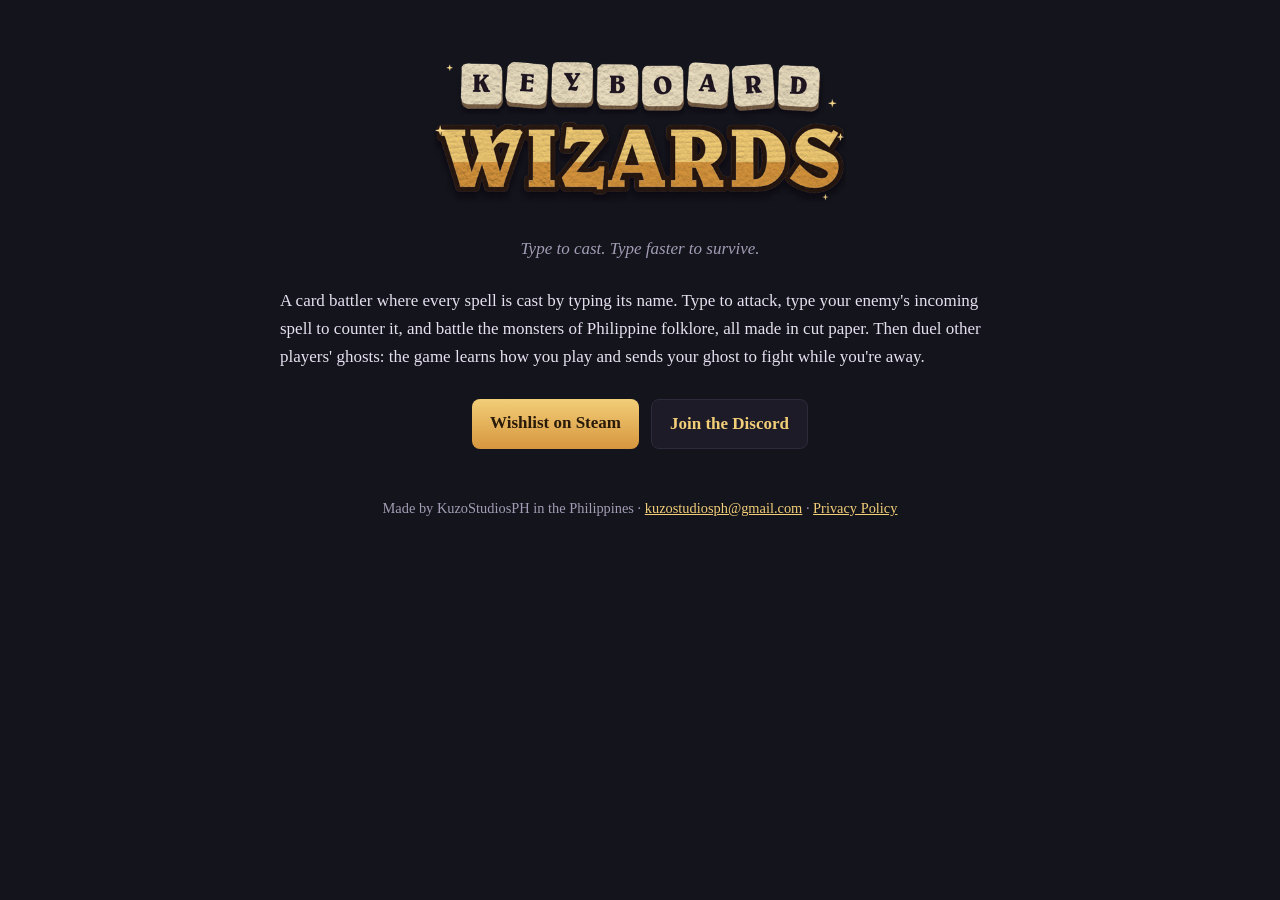
<file: index.html>
<!doctype html>
<html lang="en">
<head>
  <meta charset="utf-8">
  <meta name="viewport" content="width=device-width, initial-scale=1">
  <title>KuzoStudiosPH · Keyboard Wizards</title>
  <meta name="description" content="Keyboard Wizards: a cut-paper card battler where you cast spells by typing them, against the monsters of Philippine folklore.">
  <link rel="stylesheet" href="assets/style.css">
</head>
<body>
<main>
  <img class="logo" src="assets/logo.png" alt="Keyboard Wizards">
  <p class="tagline">Type to cast. Type faster to survive.</p>

  <p>A card battler where every spell is cast by typing its name. Type to attack, type your enemy's
    incoming spell to counter it, and battle the monsters of Philippine folklore, all made in cut paper.
    Then duel other players' ghosts: the game learns how you play and sends your ghost to fight while you're away.</p>

  <div class="links">
    <a class="button" href="https://store.steampowered.com/app/3338850/Keyboard_Wizards/">Wishlist on Steam</a>
    <a class="button quiet" href="https://discord.gg/6WR76vTrqr">Join the Discord</a>
  </div>

  <footer>
    Made by KuzoStudiosPH in the Philippines ·
    <a href="mailto:kuzostudiosph@gmail.com">kuzostudiosph@gmail.com</a> ·
    <a href="privacy/">Privacy Policy</a>
  </footer>
</main>
</body>
</html>
</file>
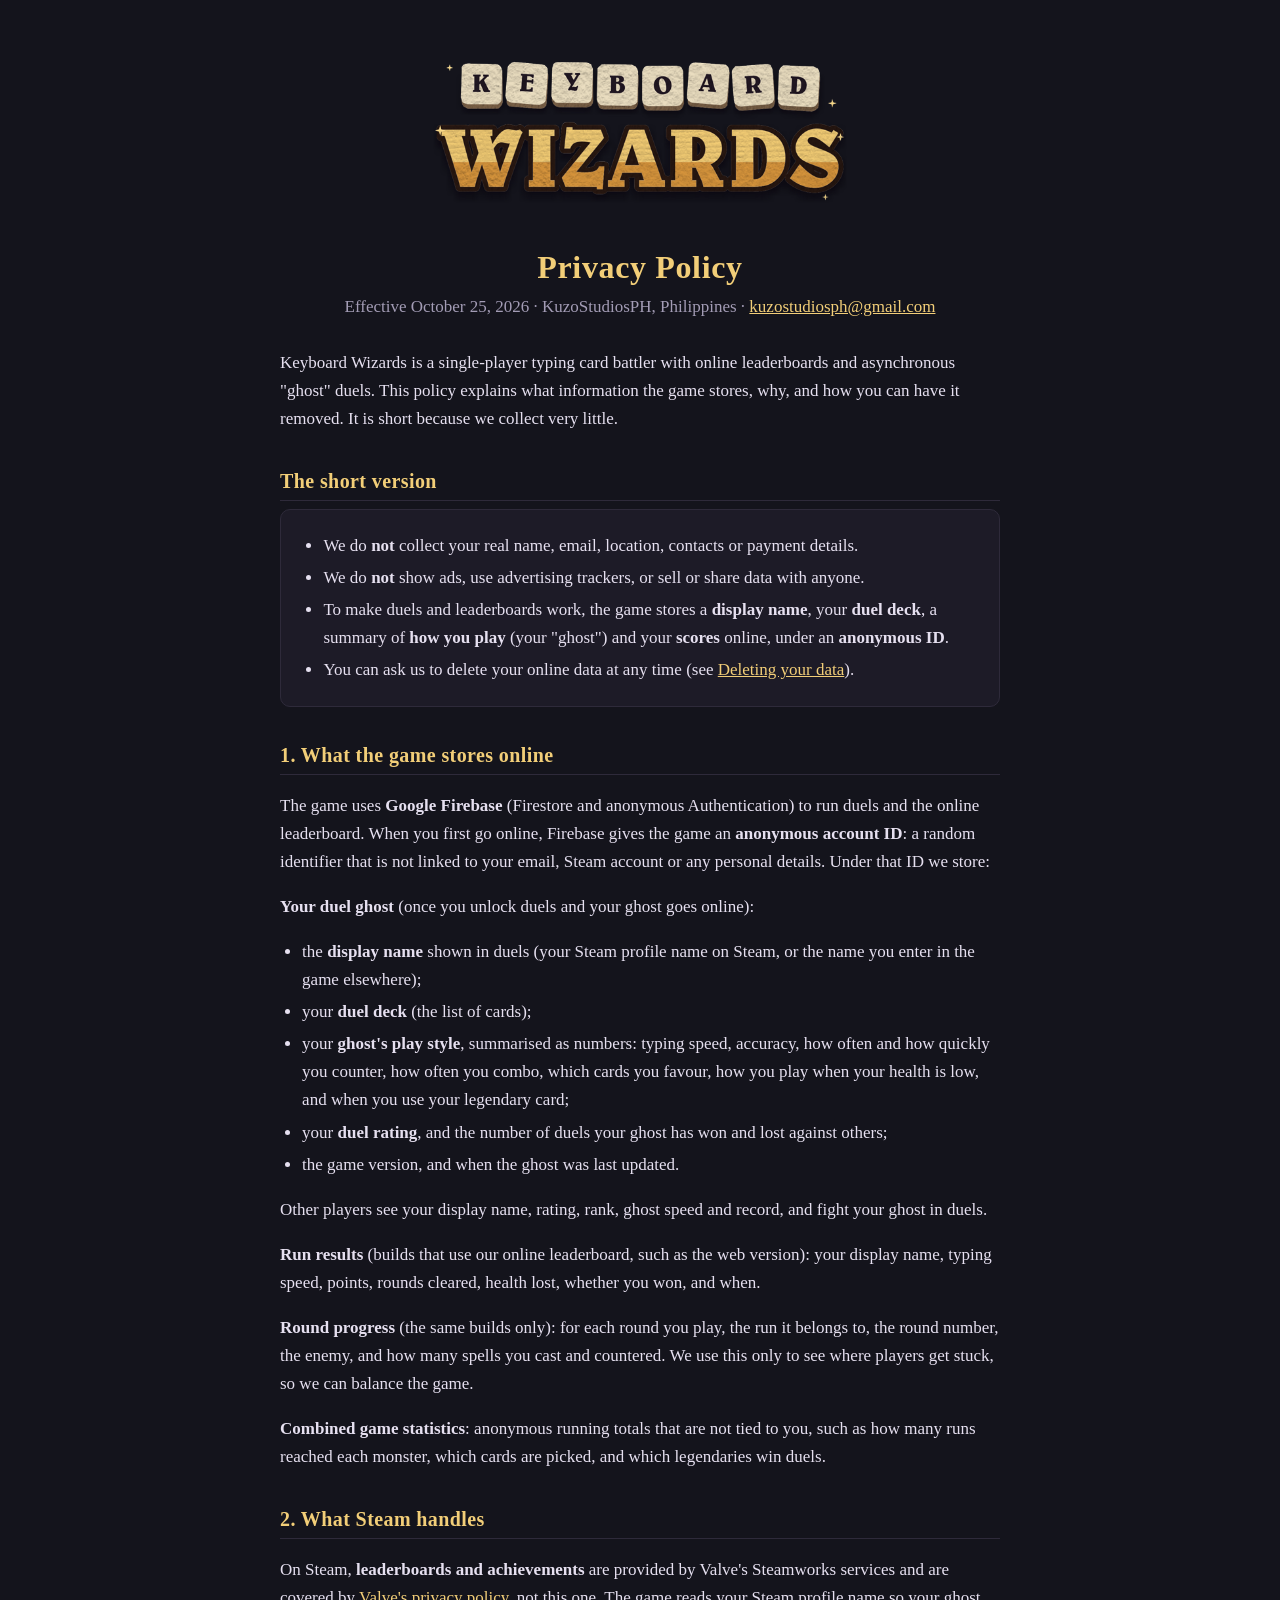
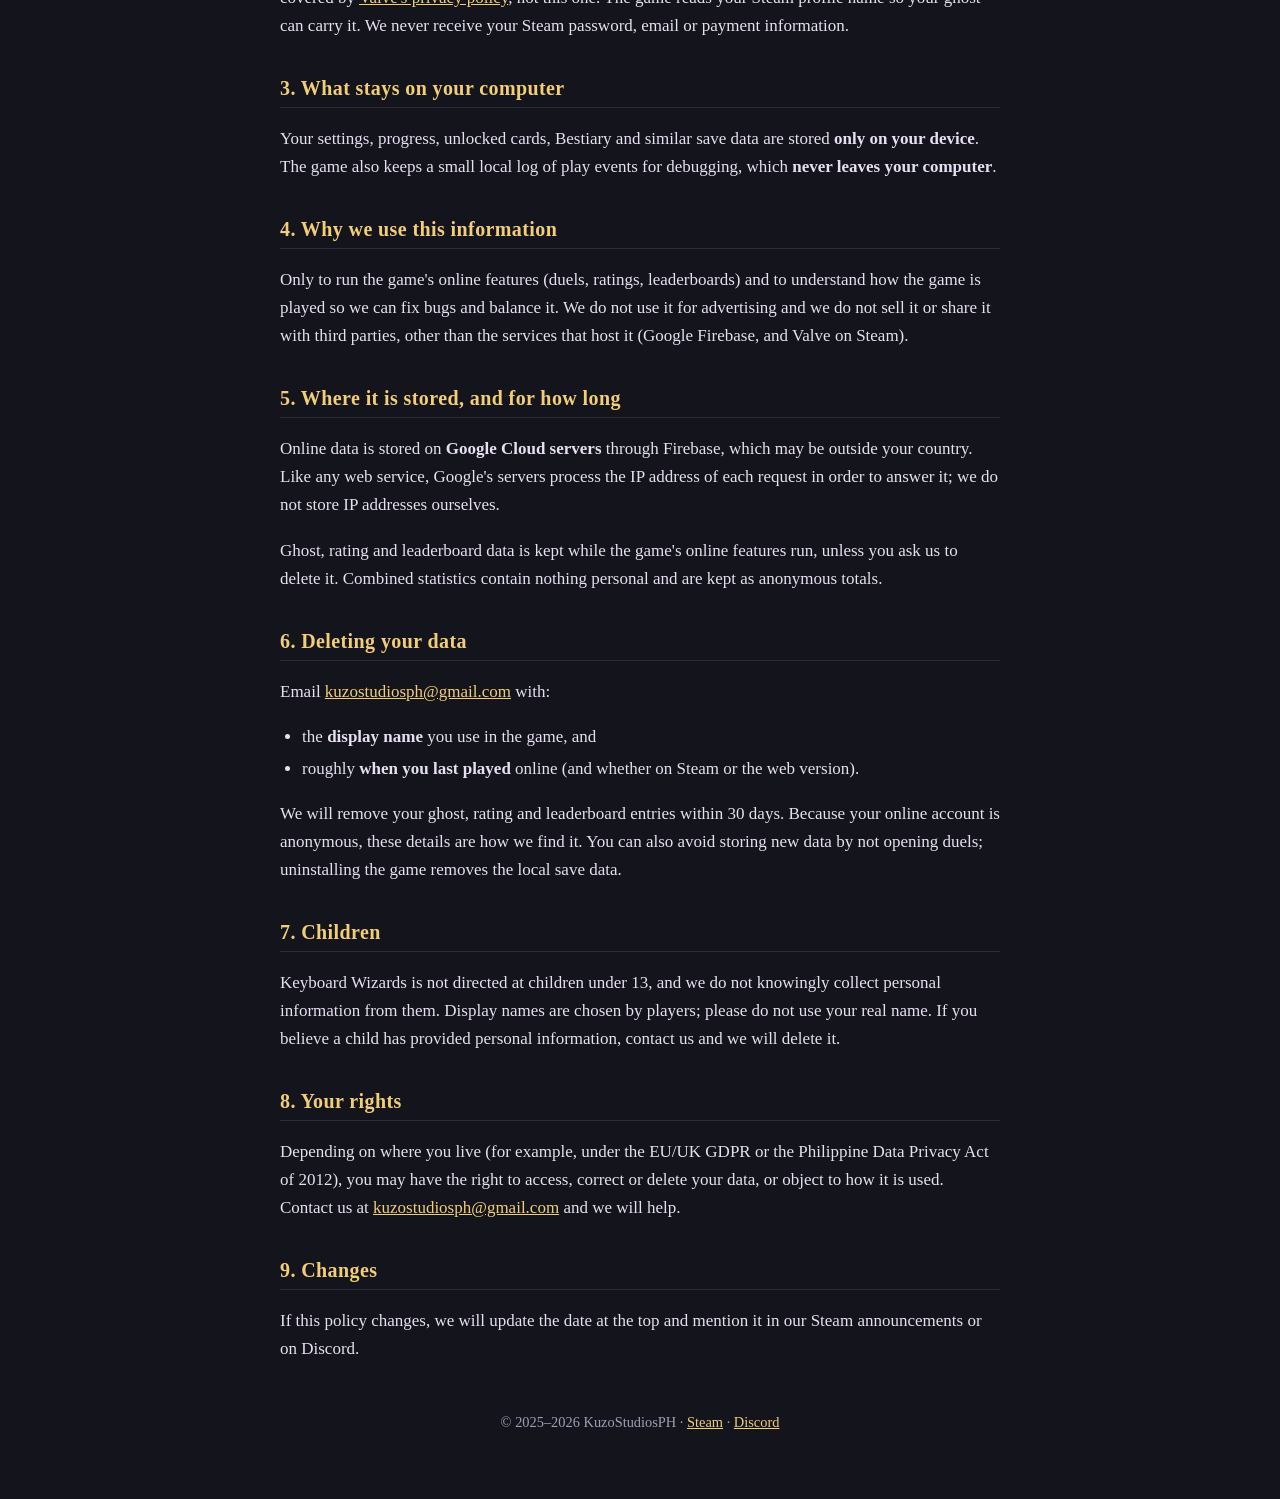
<file: privacy/index.html>
<!doctype html>
<html lang="en">
<head>
  <meta charset="utf-8">
  <meta name="viewport" content="width=device-width, initial-scale=1">
  <title>Privacy Policy · Keyboard Wizards</title>
  <meta name="description" content="What Keyboard Wizards stores, why, and how to have it removed.">
  <link rel="stylesheet" href="../assets/style.css">
</head>
<body>
<main>
  <a href="../"><img class="logo" src="../assets/logo.png" alt="Keyboard Wizards"></a>
  <h1>Privacy Policy</h1>
  <p class="meta">Effective October 25, 2026 · KuzoStudiosPH, Philippines ·
    <a href="mailto:kuzostudiosph@gmail.com">kuzostudiosph@gmail.com</a></p>

  <p>Keyboard Wizards is a single-player typing card battler with online leaderboards and
    asynchronous "ghost" duels. This policy explains what information the game stores, why,
    and how you can have it removed. It is short because we collect very little.</p>

  <h2>The short version</h2>
  <div class="card">
    <ul>
      <li>We do <strong>not</strong> collect your real name, email, location, contacts or payment details.</li>
      <li>We do <strong>not</strong> show ads, use advertising trackers, or sell or share data with anyone.</li>
      <li>To make duels and leaderboards work, the game stores a <strong>display name</strong>, your
        <strong>duel deck</strong>, a summary of <strong>how you play</strong> (your "ghost") and your
        <strong>scores</strong> online, under an <strong>anonymous ID</strong>.</li>
      <li>You can ask us to delete your online data at any time (see <a href="#deleting">Deleting your data</a>).</li>
    </ul>
  </div>

  <h2>1. What the game stores online</h2>
  <p>The game uses <strong>Google Firebase</strong> (Firestore and anonymous Authentication) to run
    duels and the online leaderboard. When you first go online, Firebase gives the game an
    <strong>anonymous account ID</strong>: a random identifier that is not linked to your email,
    Steam account or any personal details. Under that ID we store:</p>

  <p><strong>Your duel ghost</strong> (once you unlock duels and your ghost goes online):</p>
  <ul>
    <li>the <strong>display name</strong> shown in duels (your Steam profile name on Steam, or the name you enter in the game elsewhere);</li>
    <li>your <strong>duel deck</strong> (the list of cards);</li>
    <li>your <strong>ghost's play style</strong>, summarised as numbers: typing speed, accuracy, how often and how quickly
      you counter, how often you combo, which cards you favour, how you play when your health is low, and when you use your legendary card;</li>
    <li>your <strong>duel rating</strong>, and the number of duels your ghost has won and lost against others;</li>
    <li>the game version, and when the ghost was last updated.</li>
  </ul>
  <p>Other players see your display name, rating, rank, ghost speed and record, and fight your ghost in duels.</p>

  <p><strong>Run results</strong> (builds that use our online leaderboard, such as the web version): your display
    name, typing speed, points, rounds cleared, health lost, whether you won, and when.</p>

  <p><strong>Round progress</strong> (the same builds only): for each round you play, the run it belongs to, the round
    number, the enemy, and how many spells you cast and countered. We use this only to see where players get
    stuck, so we can balance the game.</p>

  <p><strong>Combined game statistics</strong>: anonymous running totals that are not tied to you, such as how many runs
    reached each monster, which cards are picked, and which legendaries win duels.</p>

  <h2>2. What Steam handles</h2>
  <p>On Steam, <strong>leaderboards and achievements</strong> are provided by Valve's Steamworks services and are covered by
    <a href="https://store.steampowered.com/privacy_agreement/">Valve's privacy policy</a>, not this one. The game reads
    your Steam profile name so your ghost can carry it. We never receive your Steam password, email or payment information.</p>

  <h2>3. What stays on your computer</h2>
  <p>Your settings, progress, unlocked cards, Bestiary and similar save data are stored <strong>only on your device</strong>.
    The game also keeps a small local log of play events for debugging, which <strong>never leaves your computer</strong>.</p>

  <h2>4. Why we use this information</h2>
  <p>Only to run the game's online features (duels, ratings, leaderboards) and to understand how the game is played so we
    can fix bugs and balance it. We do not use it for advertising and we do not sell it or share it with third parties,
    other than the services that host it (Google Firebase, and Valve on Steam).</p>

  <h2>5. Where it is stored, and for how long</h2>
  <p>Online data is stored on <strong>Google Cloud servers</strong> through Firebase, which may be outside your country. Like
    any web service, Google's servers process the IP address of each request in order to answer it; we do not store IP
    addresses ourselves.</p>
  <p>Ghost, rating and leaderboard data is kept while the game's online features run, unless you ask us to delete it.
    Combined statistics contain nothing personal and are kept as anonymous totals.</p>

  <h2 id="deleting">6. Deleting your data</h2>
  <p>Email <a href="mailto:kuzostudiosph@gmail.com?subject=Keyboard%20Wizards%20data%20deletion">kuzostudiosph@gmail.com</a> with:</p>
  <ul>
    <li>the <strong>display name</strong> you use in the game, and</li>
    <li>roughly <strong>when you last played</strong> online (and whether on Steam or the web version).</li>
  </ul>
  <p>We will remove your ghost, rating and leaderboard entries within 30 days. Because your online account is anonymous,
    these details are how we find it. You can also avoid storing new data by not opening duels; uninstalling the game
    removes the local save data.</p>

  <h2>7. Children</h2>
  <p>Keyboard Wizards is not directed at children under 13, and we do not knowingly collect personal information from them.
    Display names are chosen by players; please do not use your real name. If you believe a child has provided personal
    information, contact us and we will delete it.</p>

  <h2>8. Your rights</h2>
  <p>Depending on where you live (for example, under the EU/UK GDPR or the Philippine Data Privacy Act of 2012), you may have
    the right to access, correct or delete your data, or object to how it is used. Contact us at
    <a href="mailto:kuzostudiosph@gmail.com">kuzostudiosph@gmail.com</a> and we will help.</p>

  <h2>9. Changes</h2>
  <p>If this policy changes, we will update the date at the top and mention it in our Steam announcements or on Discord.</p>

  <footer>
    © 2025–2026 KuzoStudiosPH ·
    <a href="https://store.steampowered.com/app/3338850/Keyboard_Wizards/">Steam</a> ·
    <a href="https://discord.gg/6WR76vTrqr">Discord</a>
  </footer>
</main>
</body>
</html>
</file>
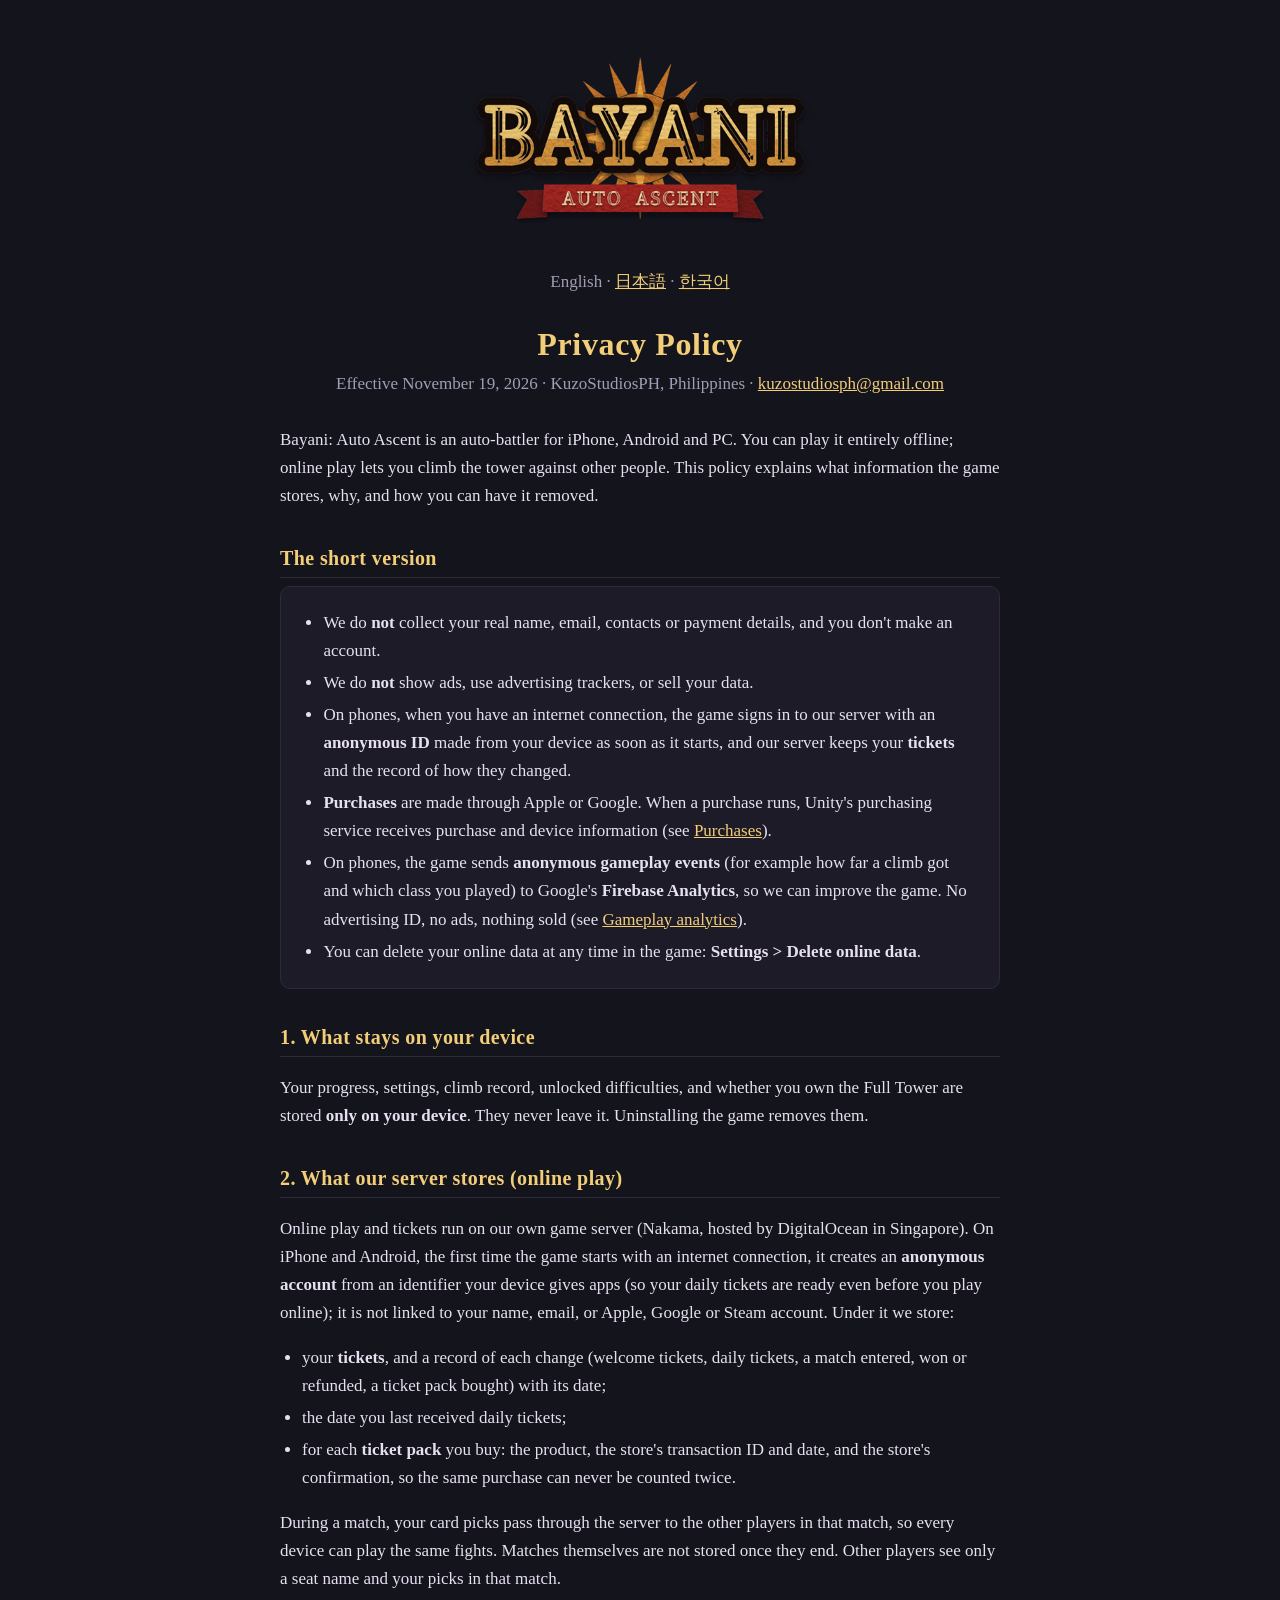
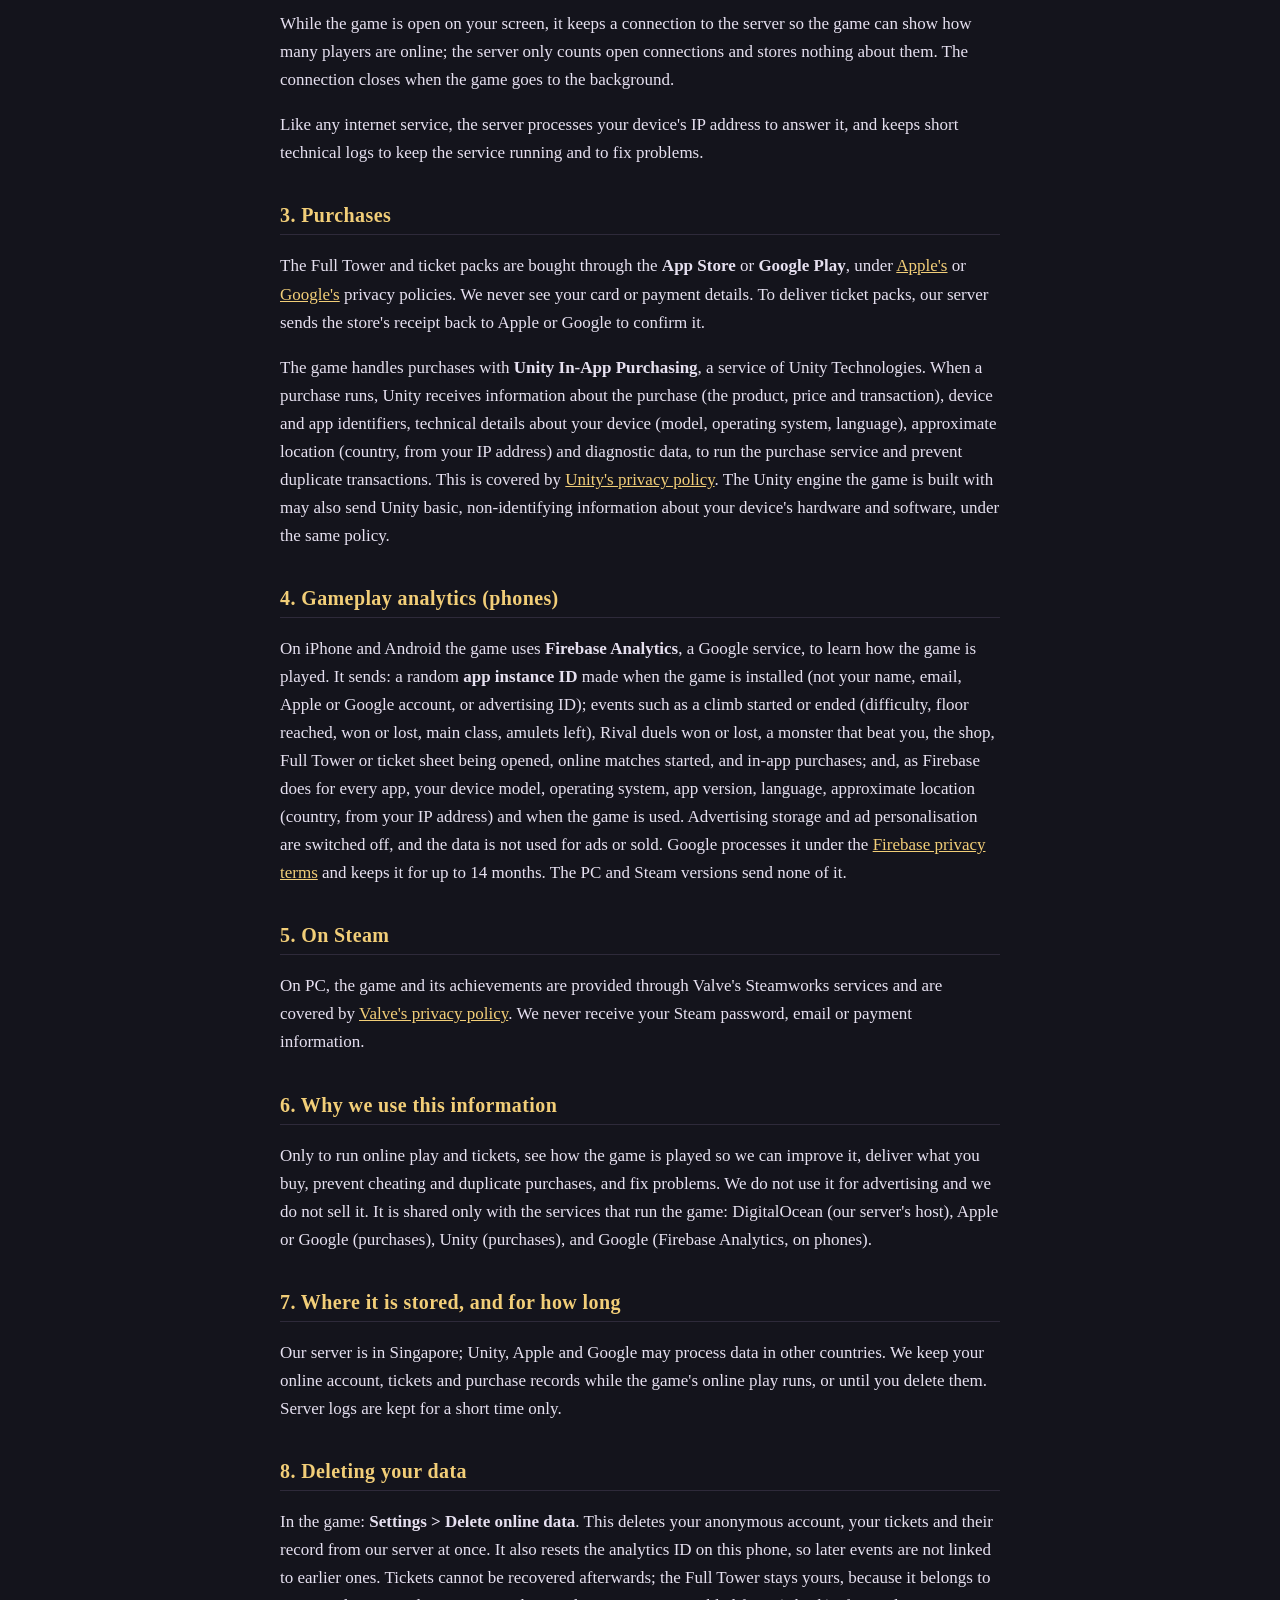
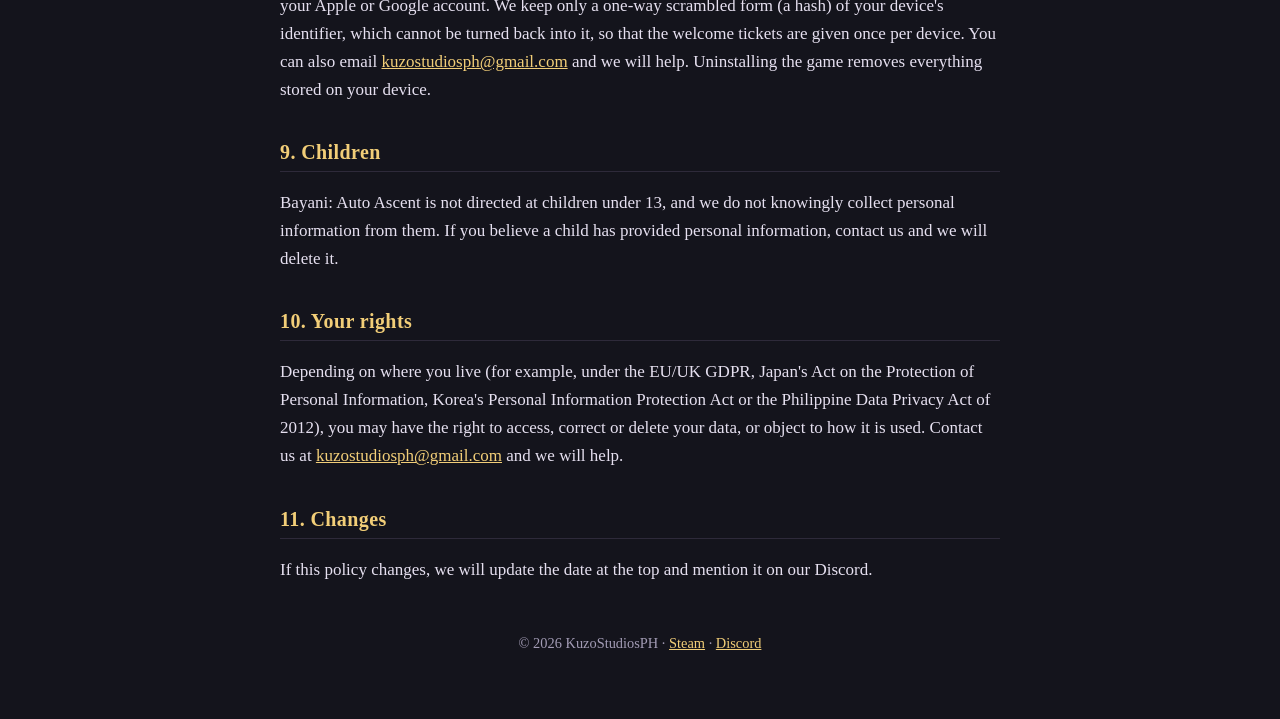
<file: bayani/privacy/index.html>
<!doctype html>
<html lang="en">
<head>
  <meta charset="utf-8">
  <meta name="viewport" content="width=device-width, initial-scale=1">
  <title>Privacy Policy · Bayani: Auto Ascent</title>
  <meta name="description" content="What Bayani: Auto Ascent stores, why, and how to have it removed.">
  <link rel="alternate" hreflang="ja" href="https://kuzostudiosph.github.io/bayani/privacy/ja/">
  <link rel="alternate" hreflang="ko" href="https://kuzostudiosph.github.io/bayani/privacy/ko/">
  <link rel="stylesheet" href="../../assets/style.css">
</head>
<body>
<main>
  <img class="logo" src="../../assets/bayani-logo.png" alt="Bayani: Auto Ascent">
  <p class="meta">English · <a href="ja/">日本語</a> · <a href="ko/">한국어</a></p>
  <h1>Privacy Policy</h1>
  <p class="meta">Effective November 19, 2026 · KuzoStudiosPH, Philippines ·
    <a href="mailto:kuzostudiosph@gmail.com">kuzostudiosph@gmail.com</a></p>

  <p>Bayani: Auto Ascent is an auto-battler for iPhone, Android and PC. You can play it entirely offline; online play
    lets you climb the tower against other people. This policy explains what information the game stores, why, and
    how you can have it removed.</p>

  <h2>The short version</h2>
  <div class="card">
    <ul>
      <li>We do <strong>not</strong> collect your real name, email, contacts or payment details, and you don't make an account.</li>
      <li>We do <strong>not</strong> show ads, use advertising trackers, or sell your data.</li>
      <li>On phones, when you have an internet connection, the game signs in to our server with an <strong>anonymous ID</strong>
        made from your device as soon as it starts, and our server keeps your <strong>tickets</strong> and the record of how they
        changed.</li>
      <li><strong>Purchases</strong> are made through Apple or Google. When a purchase runs, Unity's purchasing service receives
        purchase and device information (see <a href="#purchases">Purchases</a>).</li>
      <li>On phones, the game sends <strong>anonymous gameplay events</strong> (for example how far a climb got and which class you played) to Google's <strong>Firebase Analytics</strong>, so we can improve the game. No advertising ID, no ads, nothing sold (see <a href="#analytics">Gameplay analytics</a>).</li>
      <li>You can delete your online data at any time in the game: <strong>Settings &gt; Delete online data</strong>.</li>
    </ul>
  </div>

  <h2>1. What stays on your device</h2>
  <p>Your progress, settings, climb record, unlocked difficulties, and whether you own the Full Tower are stored
    <strong>only on your device</strong>. They never leave it. Uninstalling the game removes them.</p>

  <h2>2. What our server stores (online play)</h2>
  <p>Online play and tickets run on our own game server (Nakama, hosted by DigitalOcean in Singapore). On iPhone and
    Android, the first time the game starts with an internet connection, it creates an <strong>anonymous account</strong> from
    an identifier your device gives apps (so your daily tickets are ready even before you play online); it is not linked
    to your name, email, or Apple, Google or Steam account. Under it we store:</p>
  <ul>
    <li>your <strong>tickets</strong>, and a record of each change (welcome tickets, daily tickets, a match entered, won or
      refunded, a ticket pack bought) with its date;</li>
    <li>the date you last received daily tickets;</li>
    <li>for each <strong>ticket pack</strong> you buy: the product, the store's transaction ID and date, and the store's
      confirmation, so the same purchase can never be counted twice.</li>
  </ul>
  <p>During a match, your card picks pass through the server to the other players in that match, so every device can play
    the same fights. Matches themselves are not stored once they end. Other players see only a seat name and your picks
    in that match.</p>
  <p>While the game is open on your screen, it keeps a connection to the server so the game can show how many players
    are online; the server only counts open connections and stores nothing about them. The connection closes when the
    game goes to the background.</p>
  <p>Like any internet service, the server processes your device's IP address to answer it, and keeps short technical
    logs to keep the service running and to fix problems.</p>

  <h2 id="purchases">3. Purchases</h2>
  <p>The Full Tower and ticket packs are bought through the <strong>App Store</strong> or <strong>Google Play</strong>, under
    <a href="https://www.apple.com/legal/privacy/">Apple's</a> or <a href="https://policies.google.com/privacy">Google's</a>
    privacy policies. We never see your card or payment details. To deliver ticket packs, our server sends the store's
    receipt back to Apple or Google to confirm it.</p>
  <p>The game handles purchases with <strong>Unity In-App Purchasing</strong>, a service of Unity Technologies. When a purchase
    runs, Unity receives information about the purchase (the product, price and transaction), device and app identifiers,
    technical details about your device (model, operating system, language), approximate location (country, from your IP
    address) and diagnostic data, to run the purchase service and prevent duplicate transactions. This is covered by
    <a href="https://unity.com/legal/game-player-and-app-user-privacy-policy">Unity's privacy policy</a>. The Unity engine
    the game is built with may also send Unity basic, non-identifying information about your device's hardware and
    software, under the same policy.</p>

  <h2 id="analytics">4. Gameplay analytics (phones)</h2>
  <p>On iPhone and Android the game uses <strong>Firebase Analytics</strong>, a Google service, to learn how the game is played. It sends: a random <strong>app instance ID</strong> made when the game is installed (not your name, email, Apple or Google account, or advertising ID); events such as a climb started or ended (difficulty, floor reached, won or lost, main class, amulets left), Rival duels won or lost, a monster that beat you, the shop, Full Tower or ticket sheet being opened, online matches started, and in-app purchases; and, as Firebase does for every app, your device model, operating system, app version, language, approximate location (country, from your IP address) and when the game is used. Advertising storage and ad personalisation are switched off, and the data is not used for ads or sold. Google processes it under the <a href="https://firebase.google.com/support/privacy">Firebase privacy terms</a> and keeps it for up to 14 months. The PC and Steam versions send none of it.</p>

  <h2>5. On Steam</h2>
  <p>On PC, the game and its achievements are provided through Valve's Steamworks services and are covered by
    <a href="https://store.steampowered.com/privacy_agreement/">Valve's privacy policy</a>. We never receive your Steam password,
    email or payment information.</p>

  <h2>6. Why we use this information</h2>
  <p>Only to run online play and tickets, see how the game is played so we can improve it, deliver what you buy, prevent cheating and duplicate purchases, and fix problems.
    We do not use it for advertising and we do not sell it. It is shared only with the services that run the game:
    DigitalOcean (our server's host), Apple or Google (purchases), Unity (purchases), and Google (Firebase Analytics, on phones).</p>

  <h2>7. Where it is stored, and for how long</h2>
  <p>Our server is in Singapore; Unity, Apple and Google may process data in other countries. We keep your online account,
    tickets and purchase records while the game's online play runs, or until you delete them. Server logs are kept for a
    short time only.</p>

  <h2 id="deleting">8. Deleting your data</h2>
  <p>In the game: <strong>Settings &gt; Delete online data</strong>. This deletes your anonymous account, your tickets and their
    record from our server at once. It also resets the analytics ID on this phone, so later events are not linked to earlier ones. Tickets cannot be recovered afterwards; the Full Tower stays yours, because it belongs
    to your Apple or Google account. We keep only a one-way scrambled form (a hash) of your device's identifier, which
    cannot be turned back into it, so that the welcome tickets are given once per device. You can also email
    <a href="mailto:kuzostudiosph@gmail.com?subject=Bayani%20data%20deletion">kuzostudiosph@gmail.com</a> and we will help.
    Uninstalling the game removes everything stored on your device.</p>

  <h2>9. Children</h2>
  <p>Bayani: Auto Ascent is not directed at children under 13, and we do not knowingly collect personal information from them.
    If you believe a child has provided personal information, contact us and we will delete it.</p>

  <h2>10. Your rights</h2>
  <p>Depending on where you live (for example, under the EU/UK GDPR, Japan's Act on the Protection of Personal Information, Korea's Personal
    Information Protection Act or the Philippine Data Privacy Act of 2012), you may have
    the right to access, correct or delete your data, or object to how it is used. Contact us at
    <a href="mailto:kuzostudiosph@gmail.com">kuzostudiosph@gmail.com</a> and we will help.</p>

  <h2>11. Changes</h2>
  <p>If this policy changes, we will update the date at the top and mention it on our Discord.</p>

  <footer>
    © 2026 KuzoStudiosPH ·
    <a href="https://store.steampowered.com/app/5550750/">Steam</a> ·
    <a href="https://discord.gg/hMRAE6n7F3">Discord</a>
  </footer>
</main>
</body>
</html>
</file>
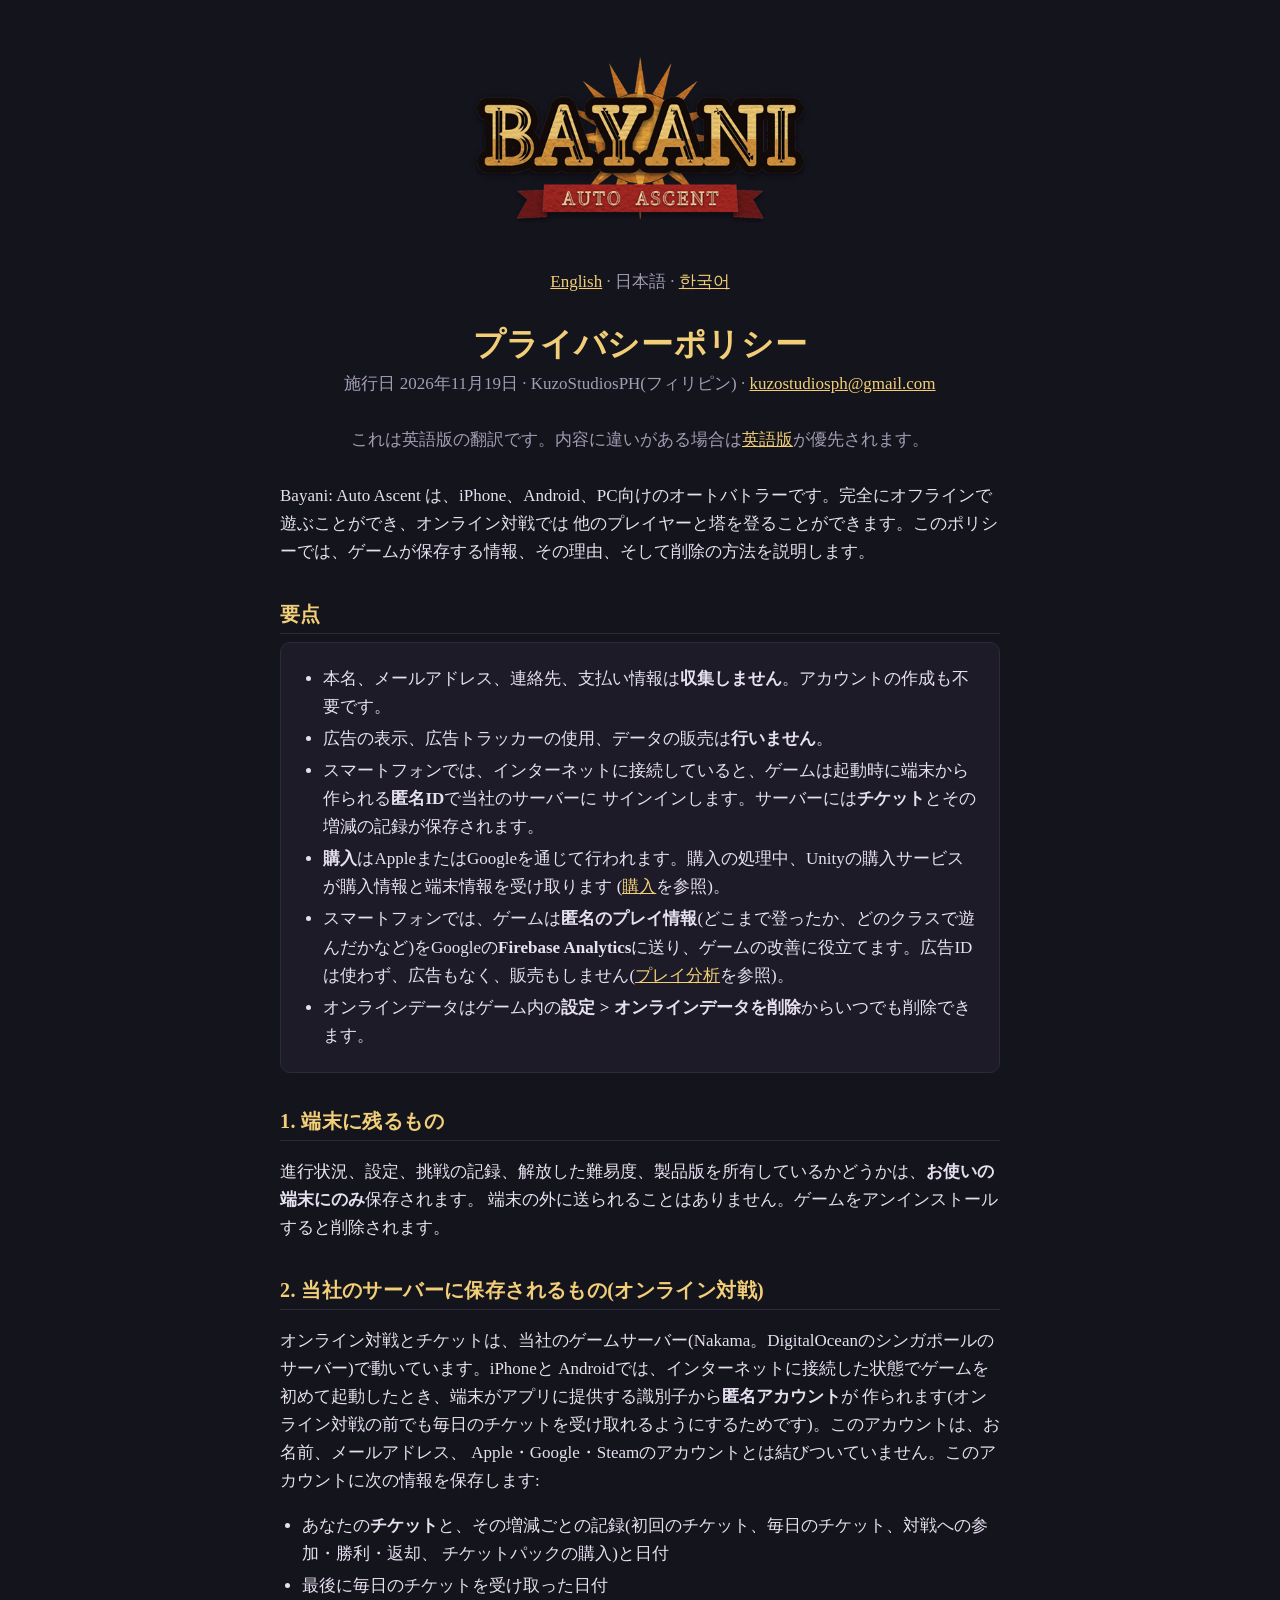
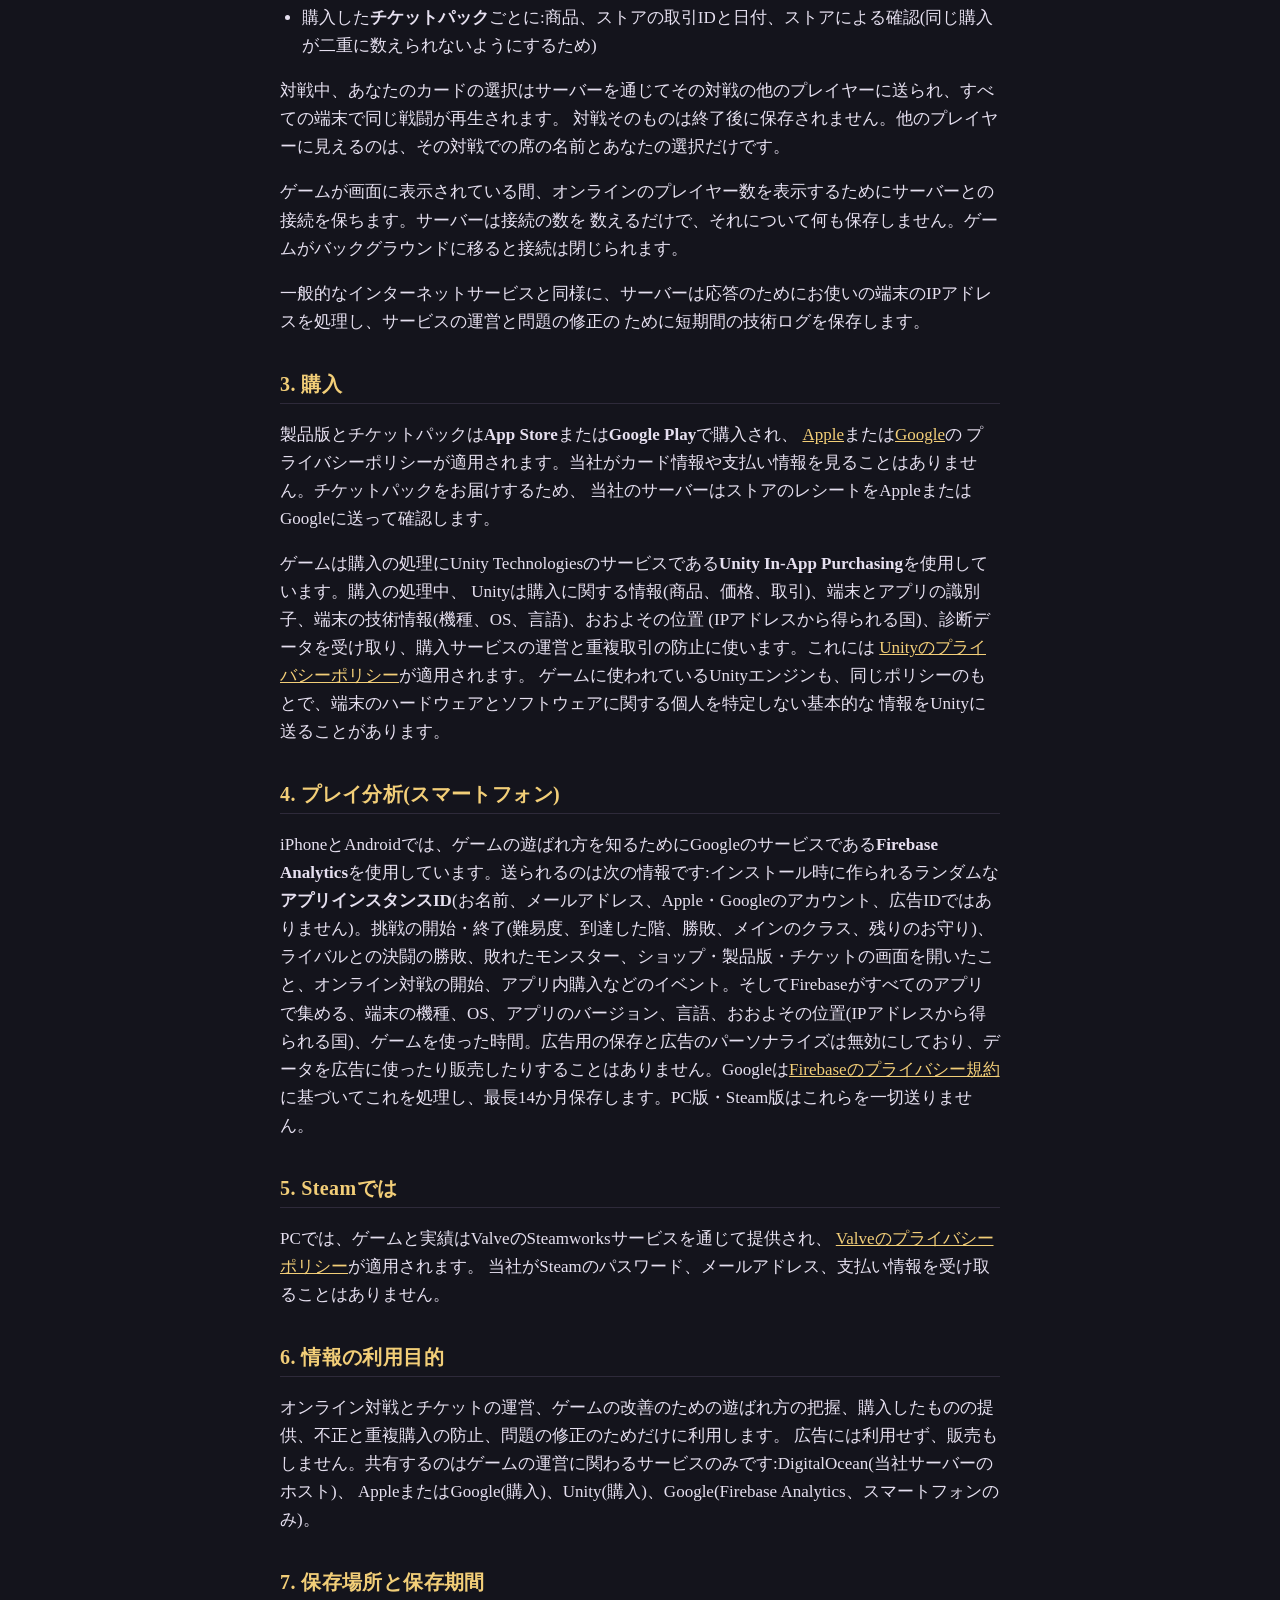
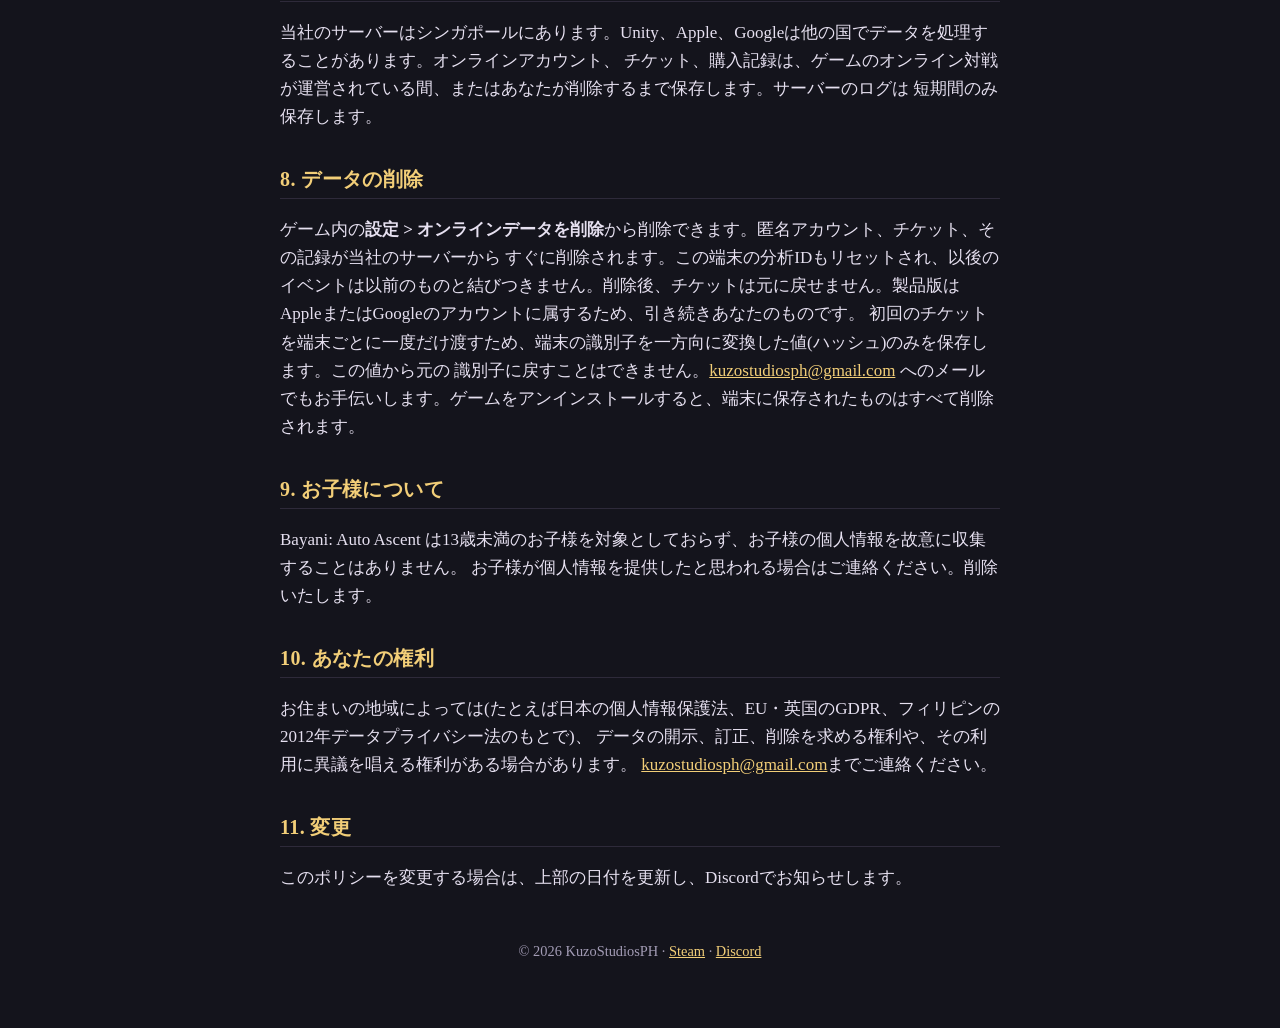
<file: bayani/privacy/ja/index.html>
<!doctype html>
<html lang="ja">
<head>
  <meta charset="utf-8">
  <meta name="viewport" content="width=device-width, initial-scale=1">
  <title>プライバシーポリシー · Bayani: Auto Ascent</title>
  <meta name="description" content="Bayani: Auto Ascent が保存する情報、その理由、削除の方法。">
  <link rel="alternate" hreflang="en" href="https://kuzostudiosph.github.io/bayani/privacy/">
  <link rel="alternate" hreflang="ko" href="https://kuzostudiosph.github.io/bayani/privacy/ko/">
  <link rel="stylesheet" href="../../../assets/style.css">
</head>
<body>
<main>
  <img class="logo" src="../../../assets/bayani-logo.png" alt="Bayani: Auto Ascent">
  <p class="meta"><a href="../">English</a> · 日本語 · <a href="../ko/">한국어</a></p>
  <h1>プライバシーポリシー</h1>
  <p class="meta">施行日 2026年11月19日 · KuzoStudiosPH(フィリピン) ·
    <a href="mailto:kuzostudiosph@gmail.com">kuzostudiosph@gmail.com</a></p>
  <p class="meta">これは英語版の翻訳です。内容に違いがある場合は<a href="../">英語版</a>が優先されます。</p>

  <p>Bayani: Auto Ascent は、iPhone、Android、PC向けのオートバトラーです。完全にオフラインで遊ぶことができ、オンライン対戦では
    他のプレイヤーと塔を登ることができます。このポリシーでは、ゲームが保存する情報、その理由、そして削除の方法を説明します。</p>

  <h2>要点</h2>
  <div class="card">
    <ul>
      <li>本名、メールアドレス、連絡先、支払い情報は<strong>収集しません</strong>。アカウントの作成も不要です。</li>
      <li>広告の表示、広告トラッカーの使用、データの販売は<strong>行いません</strong>。</li>
      <li>スマートフォンでは、インターネットに接続していると、ゲームは起動時に端末から作られる<strong>匿名ID</strong>で当社のサーバーに
        サインインします。サーバーには<strong>チケット</strong>とその増減の記録が保存されます。</li>
      <li><strong>購入</strong>はAppleまたはGoogleを通じて行われます。購入の処理中、Unityの購入サービスが購入情報と端末情報を受け取ります
        (<a href="#purchases">購入</a>を参照)。</li>
      <li>スマートフォンでは、ゲームは<strong>匿名のプレイ情報</strong>(どこまで登ったか、どのクラスで遊んだかなど)をGoogleの<strong>Firebase Analytics</strong>に送り、ゲームの改善に役立てます。広告IDは使わず、広告もなく、販売もしません(<a href="#analytics">プレイ分析</a>を参照)。</li>
      <li>オンラインデータはゲーム内の<strong>設定 &gt; オンラインデータを削除</strong>からいつでも削除できます。</li>
    </ul>
  </div>

  <h2>1. 端末に残るもの</h2>
  <p>進行状況、設定、挑戦の記録、解放した難易度、製品版を所有しているかどうかは、<strong>お使いの端末にのみ</strong>保存されます。
    端末の外に送られることはありません。ゲームをアンインストールすると削除されます。</p>

  <h2>2. 当社のサーバーに保存されるもの(オンライン対戦)</h2>
  <p>オンライン対戦とチケットは、当社のゲームサーバー(Nakama。DigitalOceanのシンガポールのサーバー)で動いています。iPhoneと
    Androidでは、インターネットに接続した状態でゲームを初めて起動したとき、端末がアプリに提供する識別子から<strong>匿名アカウント</strong>が
    作られます(オンライン対戦の前でも毎日のチケットを受け取れるようにするためです)。このアカウントは、お名前、メールアドレス、
    Apple・Google・Steamのアカウントとは結びついていません。このアカウントに次の情報を保存します:</p>
  <ul>
    <li>あなたの<strong>チケット</strong>と、その増減ごとの記録(初回のチケット、毎日のチケット、対戦への参加・勝利・返却、
      チケットパックの購入)と日付</li>
    <li>最後に毎日のチケットを受け取った日付</li>
    <li>購入した<strong>チケットパック</strong>ごとに:商品、ストアの取引IDと日付、ストアによる確認(同じ購入が二重に数えられないようにするため)</li>
  </ul>
  <p>対戦中、あなたのカードの選択はサーバーを通じてその対戦の他のプレイヤーに送られ、すべての端末で同じ戦闘が再生されます。
    対戦そのものは終了後に保存されません。他のプレイヤーに見えるのは、その対戦での席の名前とあなたの選択だけです。</p>
  <p>ゲームが画面に表示されている間、オンラインのプレイヤー数を表示するためにサーバーとの接続を保ちます。サーバーは接続の数を
    数えるだけで、それについて何も保存しません。ゲームがバックグラウンドに移ると接続は閉じられます。</p>
  <p>一般的なインターネットサービスと同様に、サーバーは応答のためにお使いの端末のIPアドレスを処理し、サービスの運営と問題の修正の
    ために短期間の技術ログを保存します。</p>

  <h2 id="purchases">3. 購入</h2>
  <p>製品版とチケットパックは<strong>App Store</strong>または<strong>Google Play</strong>で購入され、
    <a href="https://www.apple.com/legal/privacy/">Apple</a>または<a href="https://policies.google.com/privacy">Google</a>の
    プライバシーポリシーが適用されます。当社がカード情報や支払い情報を見ることはありません。チケットパックをお届けするため、
    当社のサーバーはストアのレシートをAppleまたはGoogleに送って確認します。</p>
  <p>ゲームは購入の処理にUnity Technologiesのサービスである<strong>Unity In-App Purchasing</strong>を使用しています。購入の処理中、
    Unityは購入に関する情報(商品、価格、取引)、端末とアプリの識別子、端末の技術情報(機種、OS、言語)、おおよその位置
    (IPアドレスから得られる国)、診断データを受け取り、購入サービスの運営と重複取引の防止に使います。これには
    <a href="https://unity.com/legal/game-player-and-app-user-privacy-policy">Unityのプライバシーポリシー</a>が適用されます。
    ゲームに使われているUnityエンジンも、同じポリシーのもとで、端末のハードウェアとソフトウェアに関する個人を特定しない基本的な
    情報をUnityに送ることがあります。</p>

  <h2 id="analytics">4. プレイ分析(スマートフォン)</h2>
  <p>iPhoneとAndroidでは、ゲームの遊ばれ方を知るためにGoogleのサービスである<strong>Firebase Analytics</strong>を使用しています。送られるのは次の情報です:インストール時に作られるランダムな<strong>アプリインスタンスID</strong>(お名前、メールアドレス、Apple・Googleのアカウント、広告IDではありません)。挑戦の開始・終了(難易度、到達した階、勝敗、メインのクラス、残りのお守り)、ライバルとの決闘の勝敗、敗れたモンスター、ショップ・製品版・チケットの画面を開いたこと、オンライン対戦の開始、アプリ内購入などのイベント。そしてFirebaseがすべてのアプリで集める、端末の機種、OS、アプリのバージョン、言語、おおよその位置(IPアドレスから得られる国)、ゲームを使った時間。広告用の保存と広告のパーソナライズは無効にしており、データを広告に使ったり販売したりすることはありません。Googleは<a href="https://firebase.google.com/support/privacy">Firebaseのプライバシー規約</a>に基づいてこれを処理し、最長14か月保存します。PC版・Steam版はこれらを一切送りません。</p>

  <h2>5. Steamでは</h2>
  <p>PCでは、ゲームと実績はValveのSteamworksサービスを通じて提供され、
    <a href="https://store.steampowered.com/privacy_agreement/">Valveのプライバシーポリシー</a>が適用されます。
    当社がSteamのパスワード、メールアドレス、支払い情報を受け取ることはありません。</p>

  <h2>6. 情報の利用目的</h2>
  <p>オンライン対戦とチケットの運営、ゲームの改善のための遊ばれ方の把握、購入したものの提供、不正と重複購入の防止、問題の修正のためだけに利用します。
    広告には利用せず、販売もしません。共有するのはゲームの運営に関わるサービスのみです:DigitalOcean(当社サーバーのホスト)、
    AppleまたはGoogle(購入)、Unity(購入)、Google(Firebase Analytics、スマートフォンのみ)。</p>

  <h2>7. 保存場所と保存期間</h2>
  <p>当社のサーバーはシンガポールにあります。Unity、Apple、Googleは他の国でデータを処理することがあります。オンラインアカウント、
    チケット、購入記録は、ゲームのオンライン対戦が運営されている間、またはあなたが削除するまで保存します。サーバーのログは
    短期間のみ保存します。</p>

  <h2 id="deleting">8. データの削除</h2>
  <p>ゲーム内の<strong>設定 &gt; オンラインデータを削除</strong>から削除できます。匿名アカウント、チケット、その記録が当社のサーバーから
    すぐに削除されます。この端末の分析IDもリセットされ、以後のイベントは以前のものと結びつきません。削除後、チケットは元に戻せません。製品版はAppleまたはGoogleのアカウントに属するため、引き続きあなたのものです。
    初回のチケットを端末ごとに一度だけ渡すため、端末の識別子を一方向に変換した値(ハッシュ)のみを保存します。この値から元の
    識別子に戻すことはできません。<a href="mailto:kuzostudiosph@gmail.com?subject=Bayani%20data%20deletion">kuzostudiosph@gmail.com</a>
    へのメールでもお手伝いします。ゲームをアンインストールすると、端末に保存されたものはすべて削除されます。</p>

  <h2>9. お子様について</h2>
  <p>Bayani: Auto Ascent は13歳未満のお子様を対象としておらず、お子様の個人情報を故意に収集することはありません。
    お子様が個人情報を提供したと思われる場合はご連絡ください。削除いたします。</p>

  <h2>10. あなたの権利</h2>
  <p>お住まいの地域によっては(たとえば日本の個人情報保護法、EU・英国のGDPR、フィリピンの2012年データプライバシー法のもとで)、
    データの開示、訂正、削除を求める権利や、その利用に異議を唱える権利がある場合があります。
    <a href="mailto:kuzostudiosph@gmail.com">kuzostudiosph@gmail.com</a>までご連絡ください。</p>

  <h2>11. 変更</h2>
  <p>このポリシーを変更する場合は、上部の日付を更新し、Discordでお知らせします。</p>

  <footer>
    © 2026 KuzoStudiosPH ·
    <a href="https://store.steampowered.com/app/5550750/">Steam</a> ·
    <a href="https://discord.gg/hMRAE6n7F3">Discord</a>
  </footer>
</main>
</body>
</html>
</file>
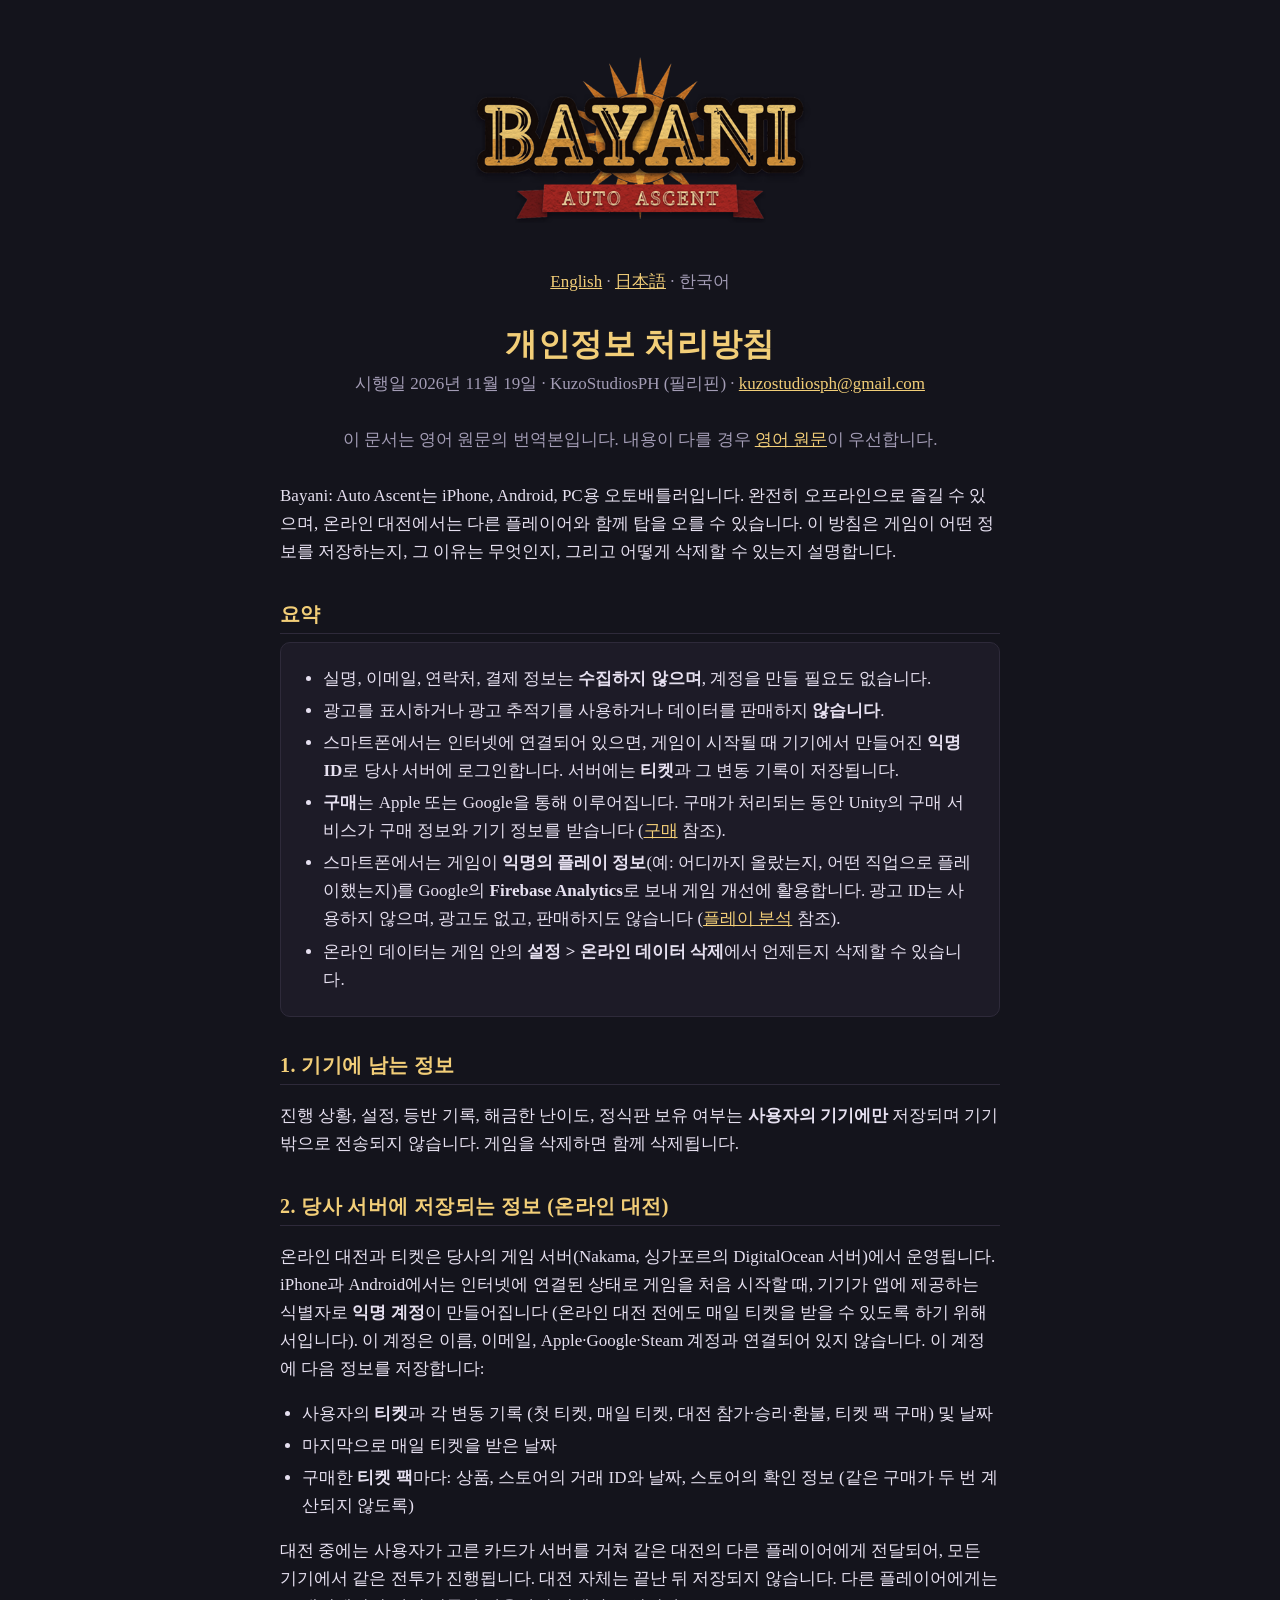
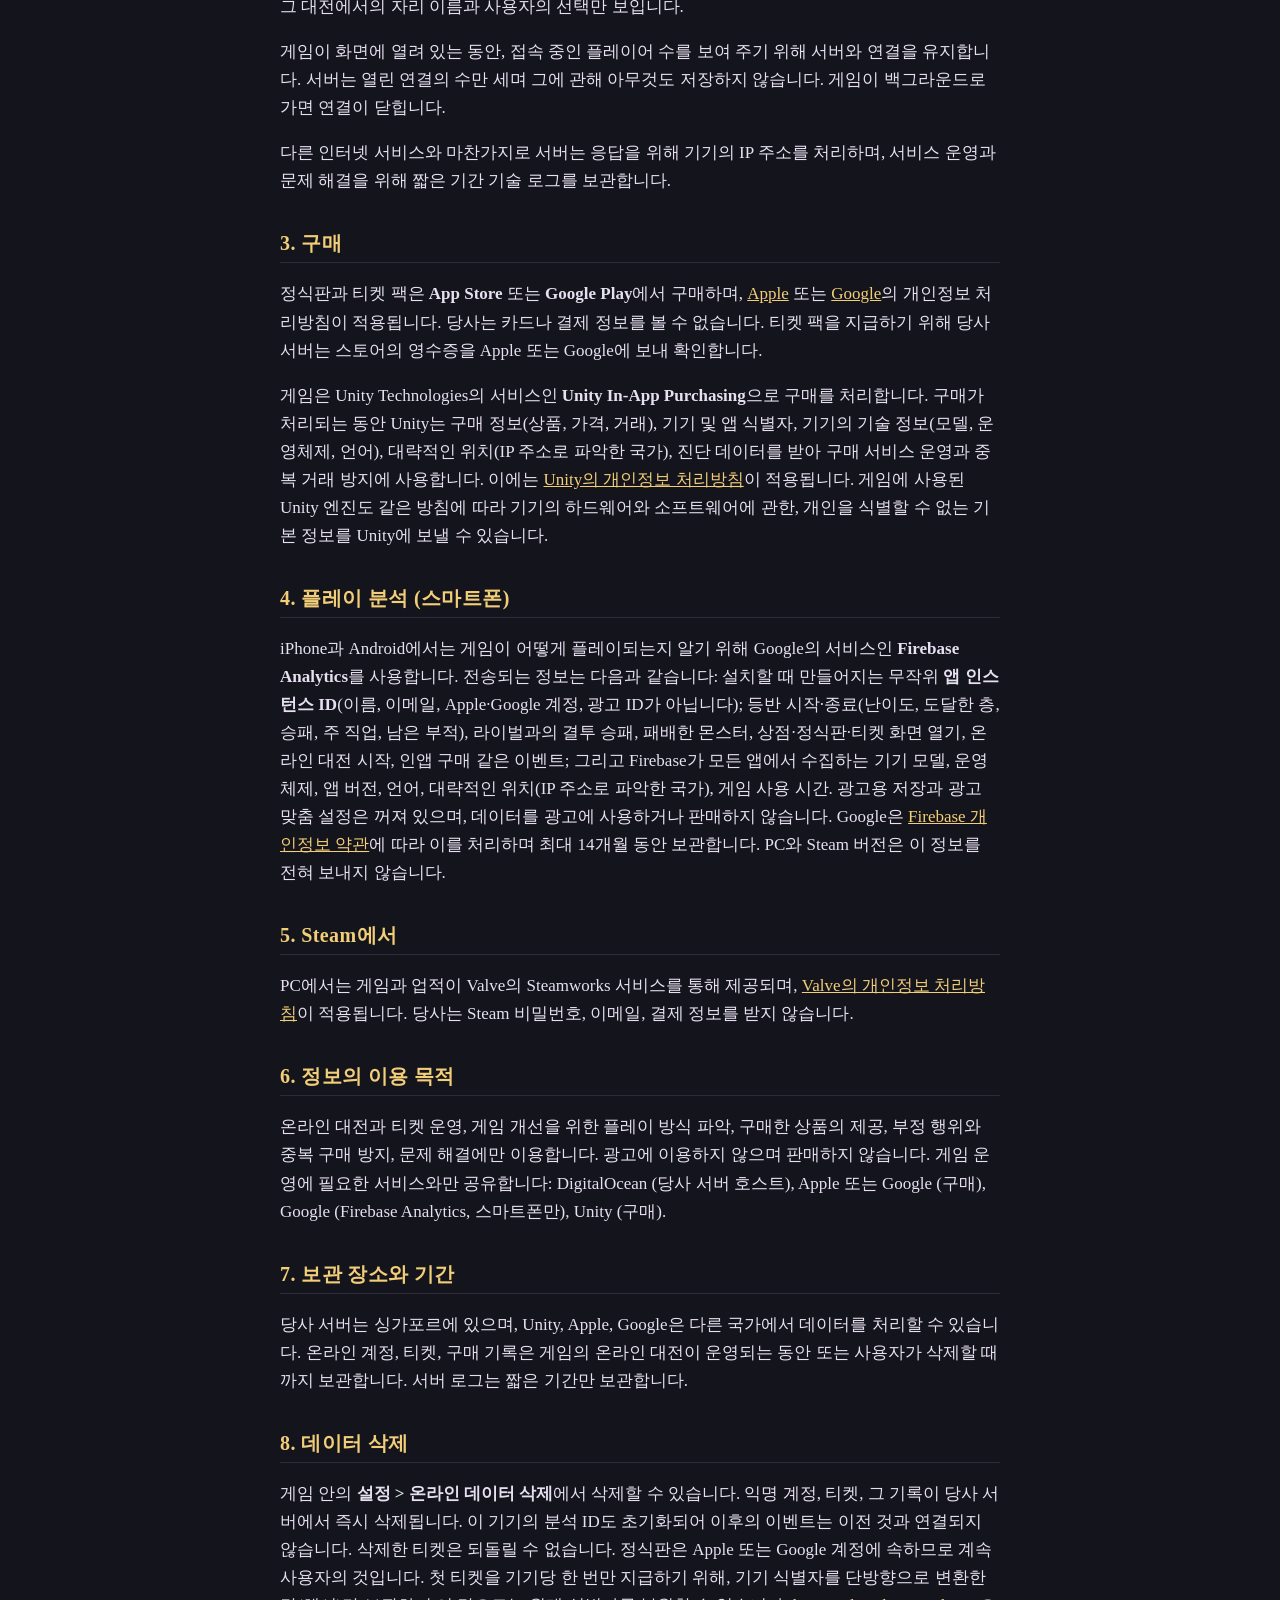
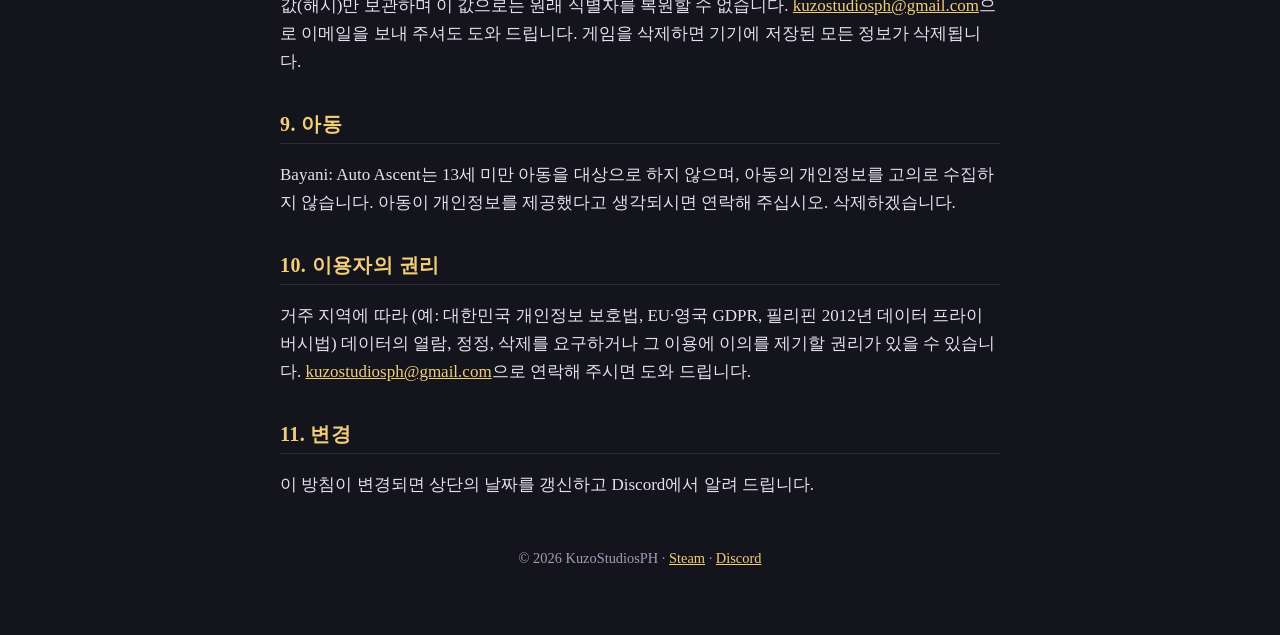
<file: bayani/privacy/ko/index.html>
<!doctype html>
<html lang="ko">
<head>
  <meta charset="utf-8">
  <meta name="viewport" content="width=device-width, initial-scale=1">
  <title>개인정보 처리방침 · Bayani: Auto Ascent</title>
  <meta name="description" content="Bayani: Auto Ascent가 저장하는 정보, 그 이유, 그리고 삭제하는 방법.">
  <link rel="alternate" hreflang="en" href="https://kuzostudiosph.github.io/bayani/privacy/">
  <link rel="alternate" hreflang="ja" href="https://kuzostudiosph.github.io/bayani/privacy/ja/">
  <link rel="stylesheet" href="../../../assets/style.css">
</head>
<body>
<main>
  <img class="logo" src="../../../assets/bayani-logo.png" alt="Bayani: Auto Ascent">
  <p class="meta"><a href="../">English</a> · <a href="../ja/">日本語</a> · 한국어</p>
  <h1>개인정보 처리방침</h1>
  <p class="meta">시행일 2026년 11월 19일 · KuzoStudiosPH (필리핀) ·
    <a href="mailto:kuzostudiosph@gmail.com">kuzostudiosph@gmail.com</a></p>
  <p class="meta">이 문서는 영어 원문의 번역본입니다. 내용이 다를 경우 <a href="../">영어 원문</a>이 우선합니다.</p>

  <p>Bayani: Auto Ascent는 iPhone, Android, PC용 오토배틀러입니다. 완전히 오프라인으로 즐길 수 있으며, 온라인 대전에서는
    다른 플레이어와 함께 탑을 오를 수 있습니다. 이 방침은 게임이 어떤 정보를 저장하는지, 그 이유는 무엇인지, 그리고 어떻게
    삭제할 수 있는지 설명합니다.</p>

  <h2>요약</h2>
  <div class="card">
    <ul>
      <li>실명, 이메일, 연락처, 결제 정보는 <strong>수집하지 않으며</strong>, 계정을 만들 필요도 없습니다.</li>
      <li>광고를 표시하거나 광고 추적기를 사용하거나 데이터를 판매하지 <strong>않습니다</strong>.</li>
      <li>스마트폰에서는 인터넷에 연결되어 있으면, 게임이 시작될 때 기기에서 만들어진 <strong>익명 ID</strong>로 당사 서버에
        로그인합니다. 서버에는 <strong>티켓</strong>과 그 변동 기록이 저장됩니다.</li>
      <li><strong>구매</strong>는 Apple 또는 Google을 통해 이루어집니다. 구매가 처리되는 동안 Unity의 구매 서비스가 구매 정보와
        기기 정보를 받습니다 (<a href="#purchases">구매</a> 참조).</li>
      <li>스마트폰에서는 게임이 <strong>익명의 플레이 정보</strong>(예: 어디까지 올랐는지, 어떤 직업으로 플레이했는지)를 Google의 <strong>Firebase Analytics</strong>로 보내 게임 개선에 활용합니다. 광고 ID는 사용하지 않으며, 광고도 없고, 판매하지도 않습니다 (<a href="#analytics">플레이 분석</a> 참조).</li>
      <li>온라인 데이터는 게임 안의 <strong>설정 &gt; 온라인 데이터 삭제</strong>에서 언제든지 삭제할 수 있습니다.</li>
    </ul>
  </div>

  <h2>1. 기기에 남는 정보</h2>
  <p>진행 상황, 설정, 등반 기록, 해금한 난이도, 정식판 보유 여부는 <strong>사용자의 기기에만</strong> 저장되며 기기 밖으로
    전송되지 않습니다. 게임을 삭제하면 함께 삭제됩니다.</p>

  <h2>2. 당사 서버에 저장되는 정보 (온라인 대전)</h2>
  <p>온라인 대전과 티켓은 당사의 게임 서버(Nakama, 싱가포르의 DigitalOcean 서버)에서 운영됩니다. iPhone과 Android에서는
    인터넷에 연결된 상태로 게임을 처음 시작할 때, 기기가 앱에 제공하는 식별자로 <strong>익명 계정</strong>이 만들어집니다
    (온라인 대전 전에도 매일 티켓을 받을 수 있도록 하기 위해서입니다). 이 계정은 이름, 이메일, Apple·Google·Steam 계정과
    연결되어 있지 않습니다. 이 계정에 다음 정보를 저장합니다:</p>
  <ul>
    <li>사용자의 <strong>티켓</strong>과 각 변동 기록 (첫 티켓, 매일 티켓, 대전 참가·승리·환불, 티켓 팩 구매) 및 날짜</li>
    <li>마지막으로 매일 티켓을 받은 날짜</li>
    <li>구매한 <strong>티켓 팩</strong>마다: 상품, 스토어의 거래 ID와 날짜, 스토어의 확인 정보 (같은 구매가 두 번 계산되지 않도록)</li>
  </ul>
  <p>대전 중에는 사용자가 고른 카드가 서버를 거쳐 같은 대전의 다른 플레이어에게 전달되어, 모든 기기에서 같은 전투가 진행됩니다.
    대전 자체는 끝난 뒤 저장되지 않습니다. 다른 플레이어에게는 그 대전에서의 자리 이름과 사용자의 선택만 보입니다.</p>
  <p>게임이 화면에 열려 있는 동안, 접속 중인 플레이어 수를 보여 주기 위해 서버와 연결을 유지합니다. 서버는 열린 연결의 수만
    세며 그에 관해 아무것도 저장하지 않습니다. 게임이 백그라운드로 가면 연결이 닫힙니다.</p>
  <p>다른 인터넷 서비스와 마찬가지로 서버는 응답을 위해 기기의 IP 주소를 처리하며, 서비스 운영과 문제 해결을 위해 짧은 기간
    기술 로그를 보관합니다.</p>

  <h2 id="purchases">3. 구매</h2>
  <p>정식판과 티켓 팩은 <strong>App Store</strong> 또는 <strong>Google Play</strong>에서 구매하며,
    <a href="https://www.apple.com/legal/privacy/">Apple</a> 또는 <a href="https://policies.google.com/privacy">Google</a>의
    개인정보 처리방침이 적용됩니다. 당사는 카드나 결제 정보를 볼 수 없습니다. 티켓 팩을 지급하기 위해 당사 서버는 스토어의
    영수증을 Apple 또는 Google에 보내 확인합니다.</p>
  <p>게임은 Unity Technologies의 서비스인 <strong>Unity In-App Purchasing</strong>으로 구매를 처리합니다. 구매가 처리되는 동안
    Unity는 구매 정보(상품, 가격, 거래), 기기 및 앱 식별자, 기기의 기술 정보(모델, 운영체제, 언어), 대략적인 위치(IP 주소로
    파악한 국가), 진단 데이터를 받아 구매 서비스 운영과 중복 거래 방지에 사용합니다. 이에는
    <a href="https://unity.com/legal/game-player-and-app-user-privacy-policy">Unity의 개인정보 처리방침</a>이 적용됩니다.
    게임에 사용된 Unity 엔진도 같은 방침에 따라 기기의 하드웨어와 소프트웨어에 관한, 개인을 식별할 수 없는 기본 정보를 Unity에
    보낼 수 있습니다.</p>

  <h2 id="analytics">4. 플레이 분석 (스마트폰)</h2>
  <p>iPhone과 Android에서는 게임이 어떻게 플레이되는지 알기 위해 Google의 서비스인 <strong>Firebase Analytics</strong>를 사용합니다. 전송되는 정보는 다음과 같습니다: 설치할 때 만들어지는 무작위 <strong>앱 인스턴스 ID</strong>(이름, 이메일, Apple·Google 계정, 광고 ID가 아닙니다); 등반 시작·종료(난이도, 도달한 층, 승패, 주 직업, 남은 부적), 라이벌과의 결투 승패, 패배한 몬스터, 상점·정식판·티켓 화면 열기, 온라인 대전 시작, 인앱 구매 같은 이벤트; 그리고 Firebase가 모든 앱에서 수집하는 기기 모델, 운영체제, 앱 버전, 언어, 대략적인 위치(IP 주소로 파악한 국가), 게임 사용 시간. 광고용 저장과 광고 맞춤 설정은 꺼져 있으며, 데이터를 광고에 사용하거나 판매하지 않습니다. Google은 <a href="https://firebase.google.com/support/privacy">Firebase 개인정보 약관</a>에 따라 이를 처리하며 최대 14개월 동안 보관합니다. PC와 Steam 버전은 이 정보를 전혀 보내지 않습니다.</p>

  <h2>5. Steam에서</h2>
  <p>PC에서는 게임과 업적이 Valve의 Steamworks 서비스를 통해 제공되며,
    <a href="https://store.steampowered.com/privacy_agreement/">Valve의 개인정보 처리방침</a>이 적용됩니다.
    당사는 Steam 비밀번호, 이메일, 결제 정보를 받지 않습니다.</p>

  <h2>6. 정보의 이용 목적</h2>
  <p>온라인 대전과 티켓 운영, 게임 개선을 위한 플레이 방식 파악, 구매한 상품의 제공, 부정 행위와 중복 구매 방지, 문제 해결에만 이용합니다. 광고에 이용하지 않으며
    판매하지 않습니다. 게임 운영에 필요한 서비스와만 공유합니다: DigitalOcean (당사 서버 호스트), Apple 또는 Google (구매), Google (Firebase Analytics, 스마트폰만),
    Unity (구매).</p>

  <h2>7. 보관 장소와 기간</h2>
  <p>당사 서버는 싱가포르에 있으며, Unity, Apple, Google은 다른 국가에서 데이터를 처리할 수 있습니다. 온라인 계정, 티켓,
    구매 기록은 게임의 온라인 대전이 운영되는 동안 또는 사용자가 삭제할 때까지 보관합니다. 서버 로그는 짧은 기간만 보관합니다.</p>

  <h2 id="deleting">8. 데이터 삭제</h2>
  <p>게임 안의 <strong>설정 &gt; 온라인 데이터 삭제</strong>에서 삭제할 수 있습니다. 익명 계정, 티켓, 그 기록이 당사 서버에서
    즉시 삭제됩니다. 이 기기의 분석 ID도 초기화되어 이후의 이벤트는 이전 것과 연결되지 않습니다. 삭제한 티켓은 되돌릴 수 없습니다. 정식판은 Apple 또는 Google 계정에 속하므로 계속 사용자의 것입니다.
    첫 티켓을 기기당 한 번만 지급하기 위해, 기기 식별자를 단방향으로 변환한 값(해시)만 보관하며 이 값으로는 원래 식별자를
    복원할 수 없습니다. <a href="mailto:kuzostudiosph@gmail.com?subject=Bayani%20data%20deletion">kuzostudiosph@gmail.com</a>으로
    이메일을 보내 주셔도 도와 드립니다. 게임을 삭제하면 기기에 저장된 모든 정보가 삭제됩니다.</p>

  <h2>9. 아동</h2>
  <p>Bayani: Auto Ascent는 13세 미만 아동을 대상으로 하지 않으며, 아동의 개인정보를 고의로 수집하지 않습니다.
    아동이 개인정보를 제공했다고 생각되시면 연락해 주십시오. 삭제하겠습니다.</p>

  <h2>10. 이용자의 권리</h2>
  <p>거주 지역에 따라 (예: 대한민국 개인정보 보호법, EU·영국 GDPR, 필리핀 2012년 데이터 프라이버시법) 데이터의 열람, 정정,
    삭제를 요구하거나 그 이용에 이의를 제기할 권리가 있을 수 있습니다.
    <a href="mailto:kuzostudiosph@gmail.com">kuzostudiosph@gmail.com</a>으로 연락해 주시면 도와 드립니다.</p>

  <h2>11. 변경</h2>
  <p>이 방침이 변경되면 상단의 날짜를 갱신하고 Discord에서 알려 드립니다.</p>

  <footer>
    © 2026 KuzoStudiosPH ·
    <a href="https://store.steampowered.com/app/5550750/">Steam</a> ·
    <a href="https://discord.gg/hMRAE6n7F3">Discord</a>
  </footer>
</main>
</body>
</html>
</file>
<file: assets/style.css>
:root {
  --ground: #14141c;
  --paper: #1d1b27;
  --edge: #2e2a3a;
  --text: #e6e0f0;
  --muted: #a39cb5;
  --gold: #f2ce78;
  --gold-deep: #d6963e;
}
* { box-sizing: border-box; }
html { -webkit-text-size-adjust: 100%; }
body {
  margin: 0;
  background: var(--ground);
  color: var(--text);
  font: 17px/1.65 Georgia, "Times New Roman", serif;
}
main { max-width: 760px; margin: 0 auto; padding: 40px 20px 64px; }
a { color: var(--gold); }
a:hover { color: #fff1c8; }
.logo { display: block; width: min(420px, 90%); height: auto; margin: 8px auto 28px; }
h1, h2 { font-weight: 700; letter-spacing: 0.02em; line-height: 1.25; }
h1 { color: var(--gold); font-size: 2rem; text-align: center; margin: 0 0 6px; }
h2 { color: var(--gold); font-size: 1.25rem; margin: 36px 0 8px; padding-bottom: 6px; border-bottom: 1px solid var(--edge); }
.meta { text-align: center; color: var(--muted); margin: 0 0 28px; }
.card { background: var(--paper); border: 1px solid var(--edge); border-radius: 10px; padding: 18px 22px; }
.card ul { margin: 0; padding-left: 1.2em; }
ul { padding-left: 1.3em; }
li { margin: 4px 0; }
.links { text-align: center; margin: 28px 0; display: flex; gap: 12px; justify-content: center; flex-wrap: wrap; }
.button {
  display: inline-block; padding: 10px 18px; border-radius: 8px; text-decoration: none;
  background: linear-gradient(var(--gold), var(--gold-deep)); color: #2a1a0a; font-weight: 700;
}
.button.quiet { background: var(--paper); color: var(--gold); border: 1px solid var(--edge); }
.tagline { text-align: center; color: var(--muted); font-style: italic; margin: -12px 0 24px; }
footer { margin-top: 48px; text-align: center; color: var(--muted); font-size: 0.9rem; }
</file>
